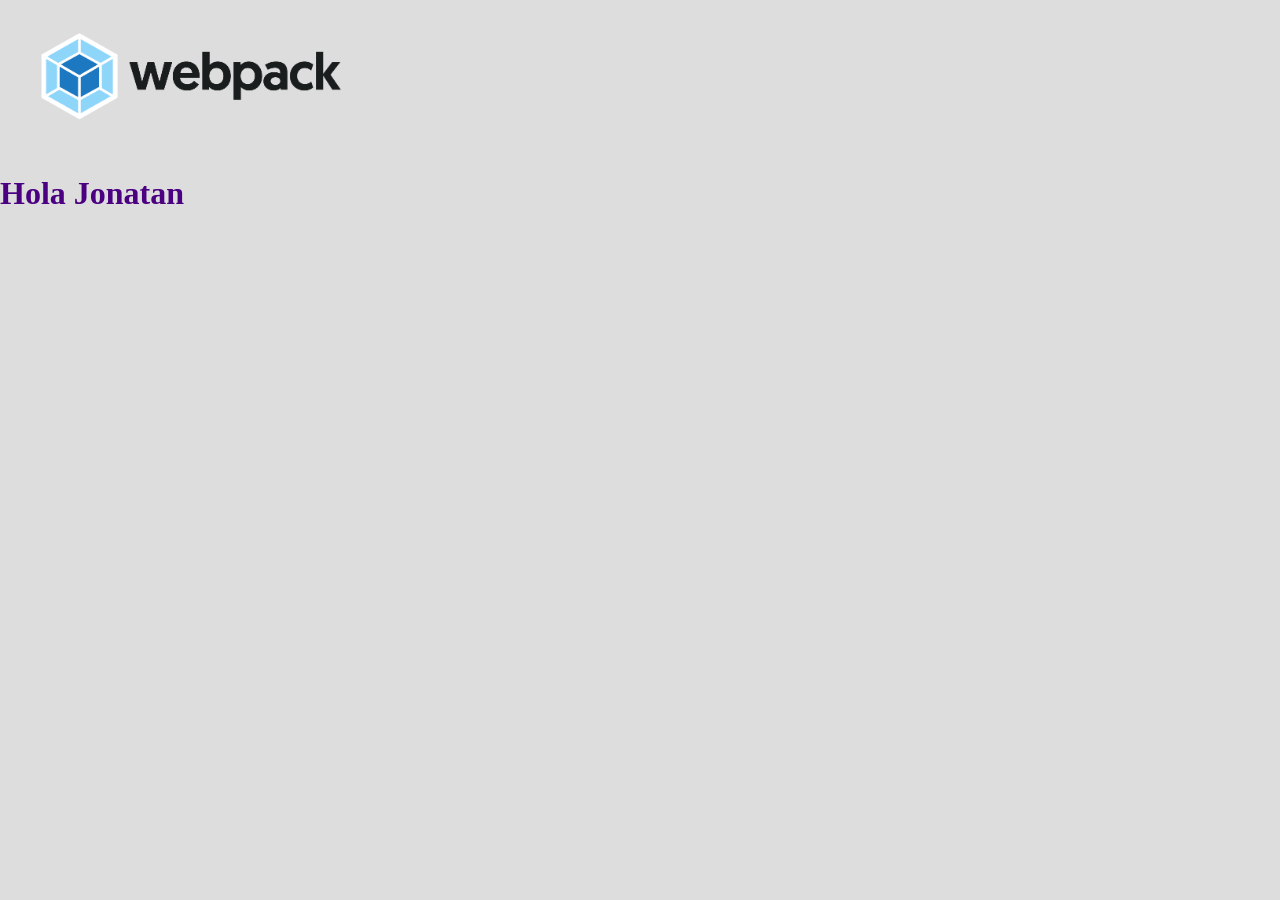
<file: docs/index.html>
<!doctype html><html lang="en"><head><meta charset="UTF-8"><meta http-equiv="X-UA-Compatible" content="IE=edge"><meta name="viewport" content="width=device-width,initial-scale=1"><title>Webpack</title><script defer="defer" src="main.227a5fdcd80d9dd7de51.js"></script><link href="main.e04ca209f932ea6287ad.css" rel="stylesheet"></head><body><img src="./assets/img/webpack-logo.png" alt="webpack-logo"></body></html>
</file>
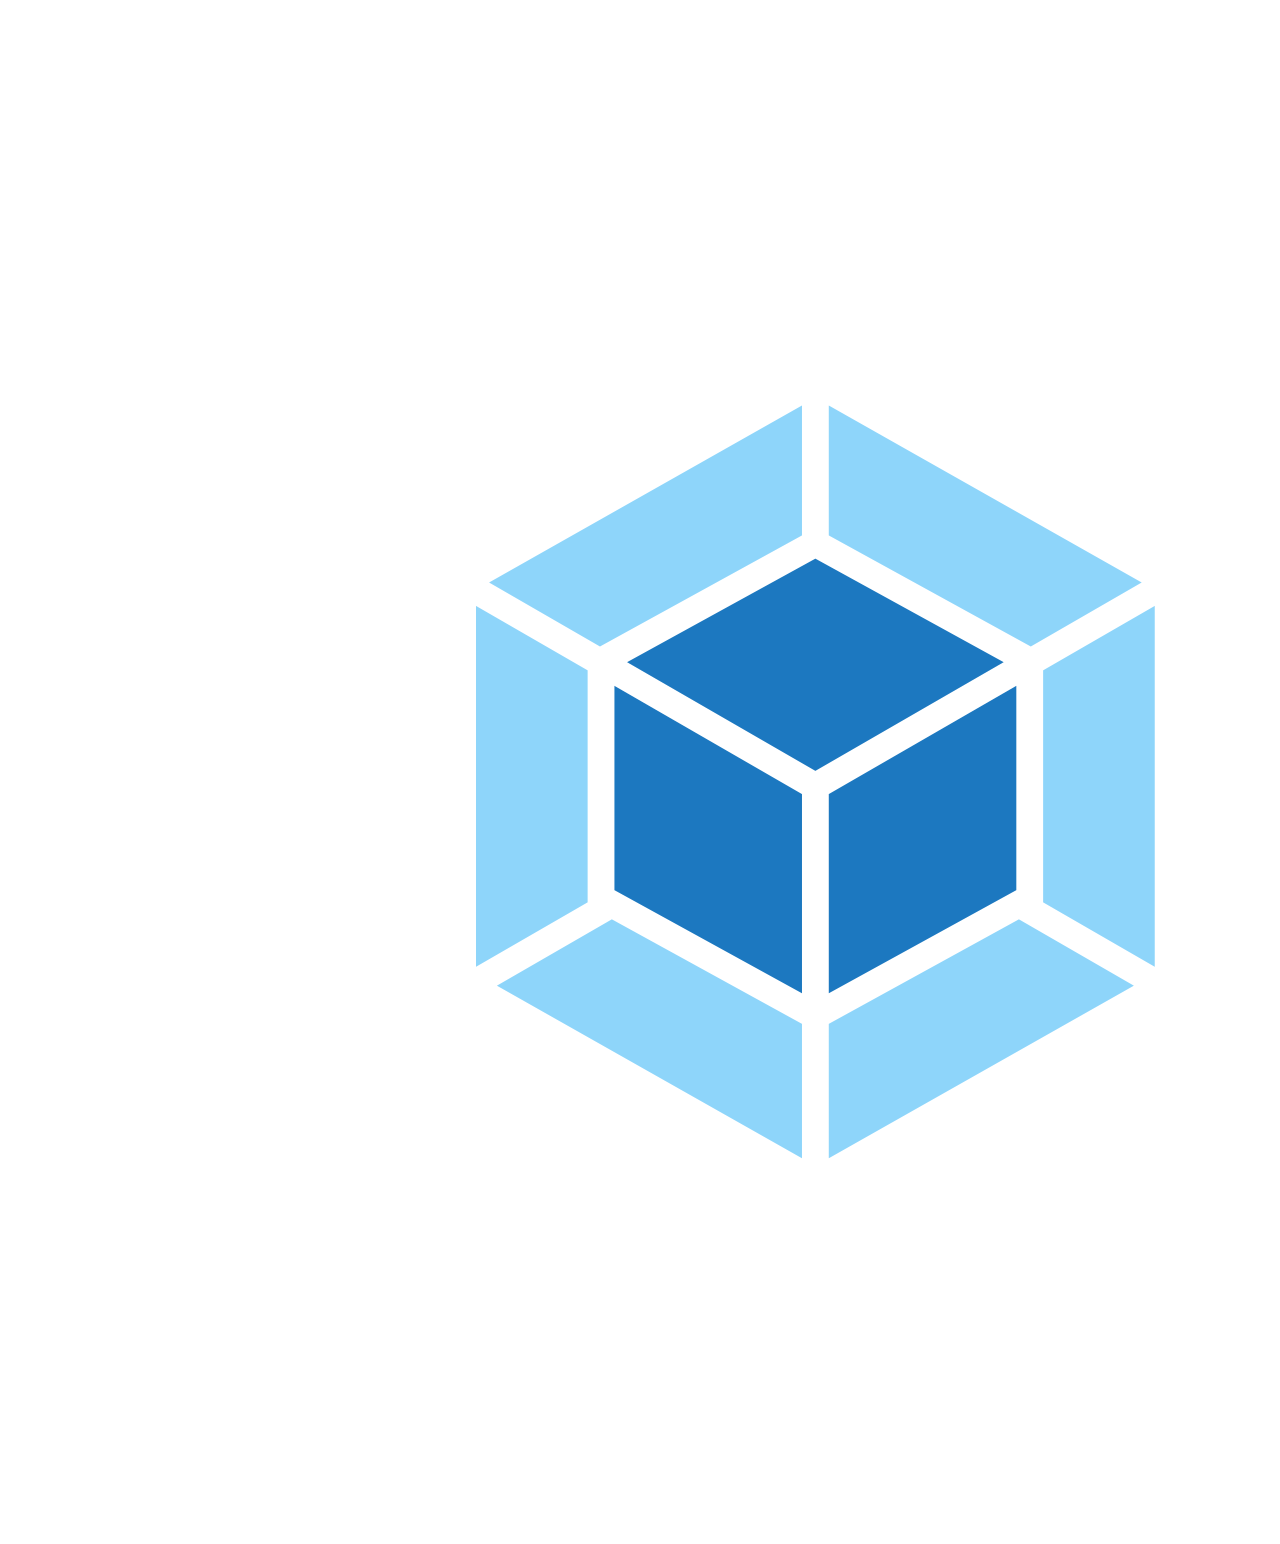
<file: src/index.html>
<!DOCTYPE html>
<html lang="en">
<head>
    <meta charset="UTF-8">
    <meta http-equiv="X-UA-Compatible" content="IE=edge">
    <meta name="viewport" content="width=device-width, initial-scale=1.0">
    <title>Webpack</title>
</head>
<body>

    <img src="./assets/img/webpack-logo.png" alt="webpack-logo">
</body>
</html>
</file>
<file: docs/main.e04ca209f932ea6287ad.css>
body,html{background-color:#ddd;margin:0}img{height:150px}
</file>
